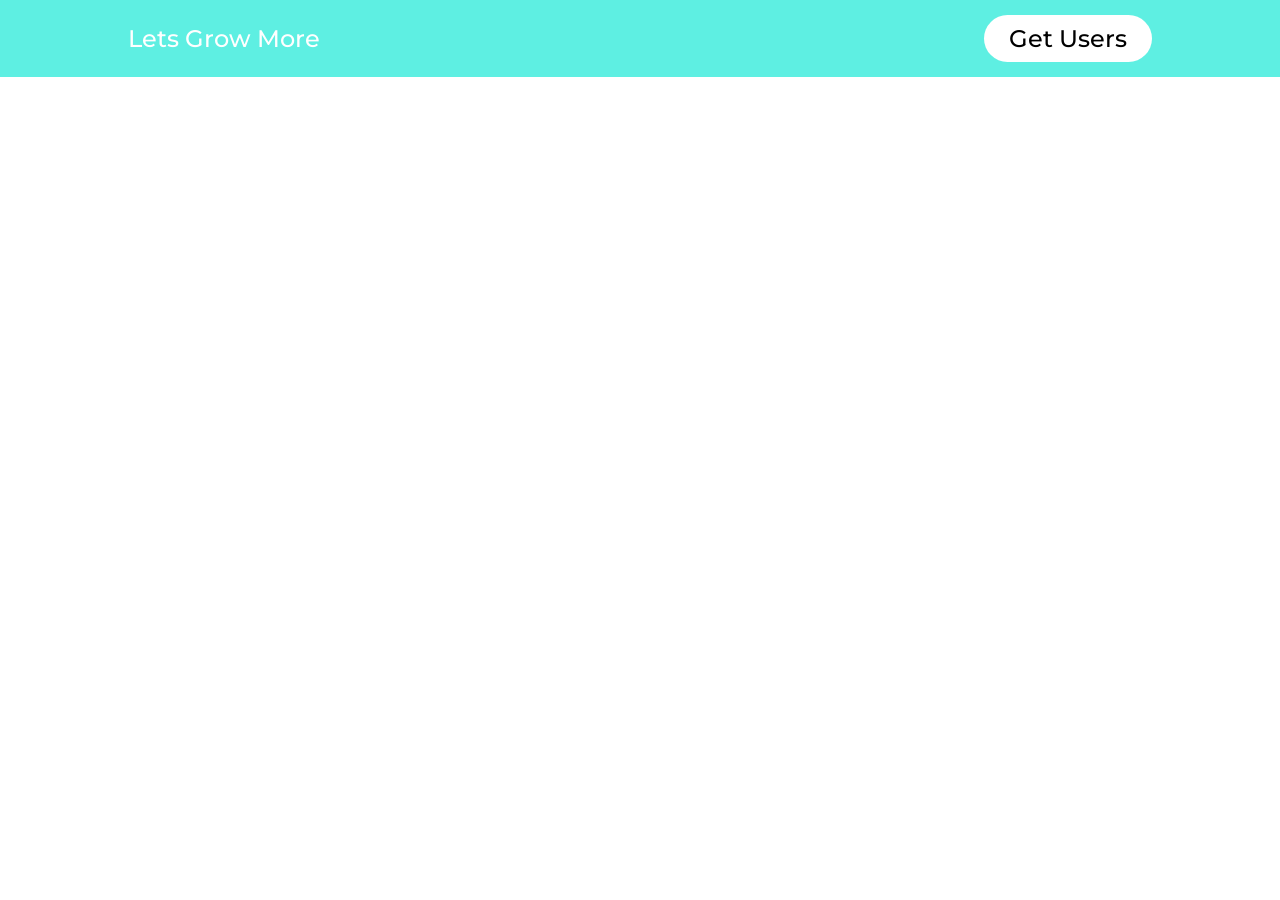
<file: index.html>
<!DOCTYPE html>

<head>
    <meta charset="utf-8">
    <meta http-equiv="X-UA-Compatible" content="IE=edge">
    <title>Create React App</title>
    <meta name="description" content="">
    <meta name="viewport" content="width=device-width, initial-scale=1">
    <link rel="stylesheet" href="style.css">
    <link href="https://fonts.googleapis.com/css?family=Montserrat:500&display=swap" rel="stylesheet">
    <link rel="stylesheet" href="https://cdnjs.cloudflare.com/ajax/libs/font-awesome/5.12.1/css/all.min.css">
</head>

<body>
    <header>
        <div class="logo-text">
            <a href="#">Lets Grow More &nbsp;&nbsp;&nbsp;</a>
        </div>
        <button class="cta" id="nav-btn" href="#">Get Users</button>
    </header>
    <center>
        <section class="cards" id="cards">
        </section>
    </center>
    <script src="main.js"></script>
</body>

</html>
</file>
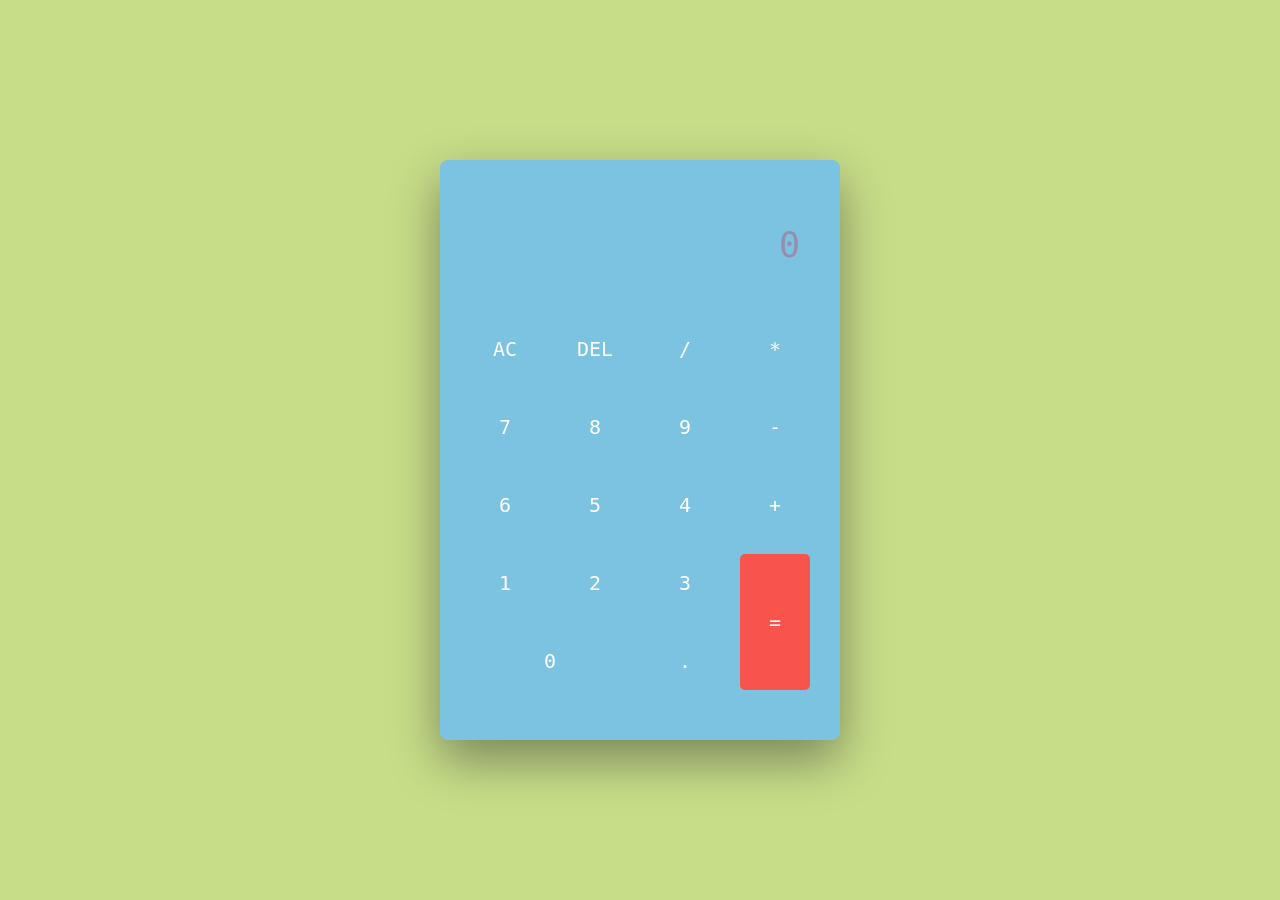
<file: calculator.html>
<!DOCTYPE html>
<html lang="en">

<head>
    <meta name="viewport" content="width=device-width, initial-scale=1.0" />
    <title>Calculator</title>
    <link rel="stylesheet" href="calculator.css" />
</head>

<body>
    <div class="calculator-task1">
        <div class="display">
            <input type="text" placeholder="0" id="input" disabled />
        </div>
        <div class="buttons">
            <input type="button" value="AC" id="clear" />
            <input type="button" value="DEL" id="erase" />
            <input type="button" value="/" class="input-button" />
            <input type="button" value="*" class="input-button" />
            <input type="button" value="7" class="input-button" />
            <input type="button" value="8" class="input-button" />
            <input type="button" value="9" class="input-button" />
            <input type="button" value="-" class="input-button" />
            <input type="button" value="6" class="input-button" />
            <input type="button" value="5" class="input-button" />
            <input type="button" value="4" class="input-button" />
            <input type="button" value="+" class="input-button" />
            <input type="button" value="1" class="input-button" />
            <input type="button" value="2" class="input-button" />
            <input type="button" value="3" class="input-button" />
            <input type="button" value="=" id="equal" />
            <input type="button" value="0" class="input-button" />
            <input type="button" value="." class="input-button" />
        </div>
    </div>
    <!-- Script -->
    <script src="calculator.js"></script>
</body>

</html>
</file>
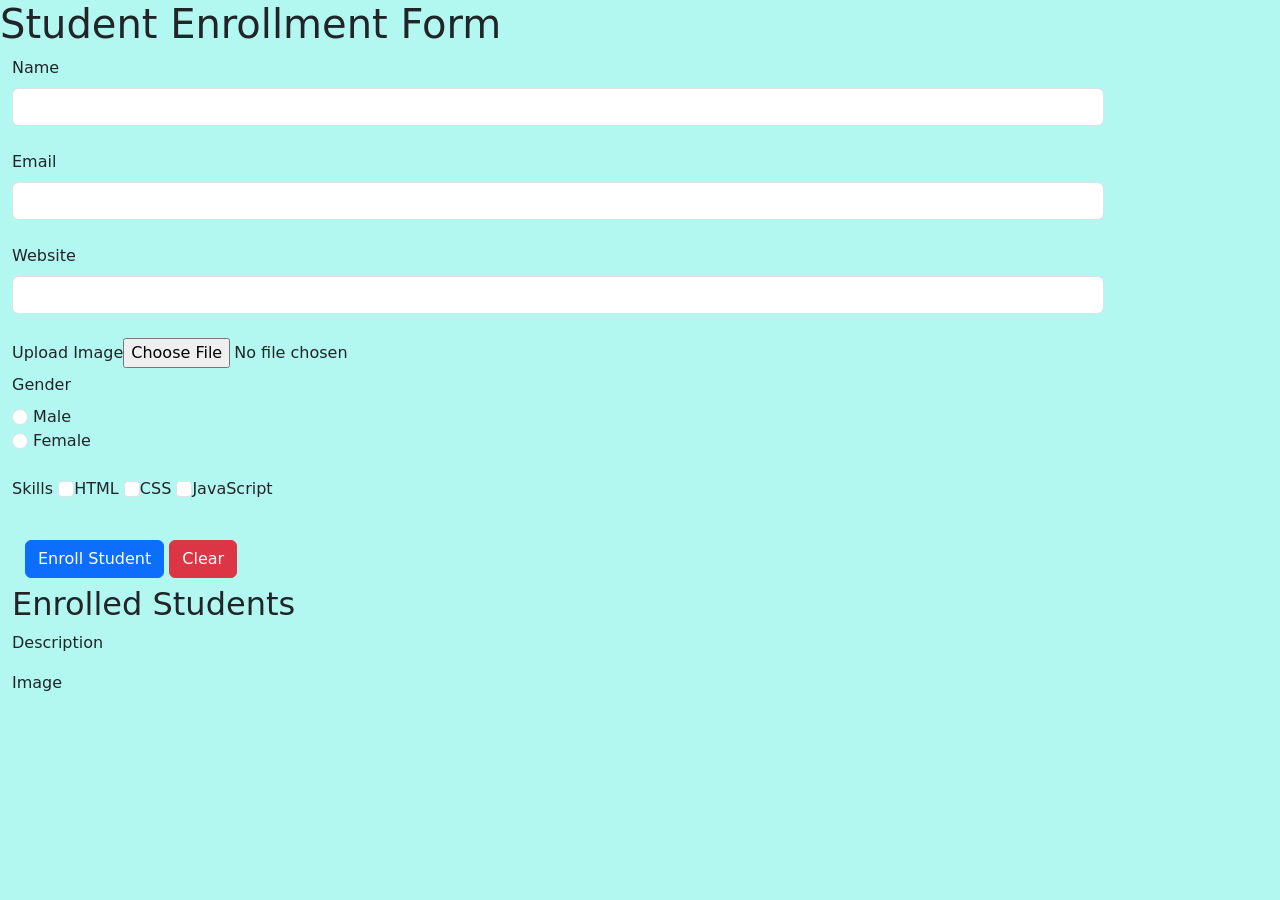
<file: studentregform.html>
<!DOCTYPE html>
<html lang="en">
<head>
    <meta charset="UTF-8">
    <meta http-equiv="X-UA-Compatible" content="IE=edge">
    <meta name="viewport" content="width=device-width, initial-scale=1.0">
    <title>Registration Form</title>
    <link rel="stylesheet" href="./style.css">
    <link href="https://cdn.jsdelivr.net/npm/bootstrap@5.1.3/dist/css/bootstrap.min.css" rel="stylesheet" integrity="sha384-1BmE4kWBq78iYhFldvKuhfTAU6auU8tT94WrHftjDbrCEXSU1oBoqyl2QvZ6jIW3" crossorigin="anonymous">
    
</head>
<body style="background-color:#b3f7f1">
    
    <h1>Student Enrollment Form</h1>

    <div class="container row">    
        <div class="form coloumn">
            <form id="myForm">
                <span class="text_field">
                    <label for="name" class="form-label">Name</label><input class="form-control" type="text" name="name" id="name" required/><br>
                    <label for="email" class="form-label">Email</label><input class="form-control" type="email" name="email" id="email" required/><br>
                    <label for="website" class="form-label">Website</label><input class="form-control" type="text" name="website" id="website" required/><br>
                </span>
                
                <label for="img" class="form-label">Upload Image</label><input class="form-control-file" type="file" name="img" id="img" required/><br>
                <label for="gender" class="form-label">Gender</label>
                    <span class="radio-container">
                        <div class="male">
                                <input class="form-check-input" type="radio" name="gender" id="Male" value="Male" required/>
                                <label class="form-check-label" for="Male">Male</label>
                        </div>
                        <div class="female">
                                <input class="form-check-input" type="radio" name="gender" id="Female" value="Female" required/>
                                <label class="form-check-label" for="Female">Female</label>
                        </div>
                    </span><br/>
                <label for="skills" class="form-label">Skills</label>
                    <span class="checkbox-container">
                        <input class="form-check-input" type="checkbox" name="skills" id="HTML" value="HTML"/><label class="form-check-label" for="HTML">HTML</label>
                        <input class="form-check-input" type="checkbox" name="skills" id="CSS" value="CSS"/><label for="CSS">CSS</label>
                        <input class="form-check-input" type="checkbox" name="skills" id="JavaScript" value="JavaScript"/><label for="JavaScript">JavaScript</label><br>
                    </span>
                    <br/>
                <span class="btn">
                    <input class="btn btn-primary" type="submit" value="Enroll Student" />
                    <input class="btn btn-danger" type="reset" value="Clear" />
                </span>
            </form>
        </div>

        <div class="Enrolled_Students coloumn" id="std_result">
                
                <h2>Enrolled Students</h2>

                <div class="result row" id="t_row">

                    <div class="data coloumn">
                        <p>Description</p>
                    </div>

                    <div class="image coloumn">
                        <p>Image</p>
                    </div>

                </div>

        </div>
        
    </div>
    
    <script type="text/javascript" src="main.js"></script>
</body>
</html>
</file>
<file: style.css>
* {
    box-sizing: border-box;
    margin: 0;
    padding: 0;
  }
  
  h1 {
    font-size: 30px;
    margin-top: 15px;
  }
  
  header {
    display: flex;
    justify-content: space-between;
    align-items: center;
    padding: 15px 10%;
    background-color: #5eefe2;
  }
  
  .logo-text a,
  .cta {
    font-family: "Montserrat", sans-serif;
    font-size: 1.5em;
    font-weight: 500;
    color: white;
    text-decoration: none;
  }
  
  .cta {
    padding: 9px 25px;
    background-color: white;
    border: none;
    border-radius: 50px;
    cursor: pointer;
    transition: background-color 0.3s ease 0s;
    color:black
  }
  
  .cta:hover {
    background-color: #f8b3e8;
  }
  
  .cards {
    display: table;
  }
  
  .card {
    font-family: "Candara", sans-serif;
    width: 340px;
    overflow: hidden;
    background: #b96cde;
    box-shadow: 0px 10px 15px 0px rgba(0, 0, 0, 0.8);
    display: inline-block;
    flex-direction: column;
    border-radius: 4rem;
    margin: 2rem;
  }
  
  .card-image img {
    width: 100%;
    height: 100px;
    border-top-left-radius: 10px;
    border-top-right-radius: 10px;
    object-fit: cover;
  }
  
  .profile-image img {
    z-index: 1;
    width: 120px;
    height: 120px;
    position: relative;
    margin-top: -85px;
    display: block;
    margin-left: auto;
    margin-right: auto;
    border-radius: 100px;
    transition-duration: 0.4s;
    transition-property: transform;
  }
  
  .profile-image img:hover {
    transform: scale(1.1);
  }
  
  .card-content h3,
  .card-content h2 {
    font-size: 25px;
    text-align: center;
    margin-bottom: 11px;
  }
</file>
<file: calculator.css>
@import url('https://fonts.googleapis.com/css2?family=Bree+Serif&family=Caveat:wght@400;700&family=Lobster&family=Monoton&family=Open+Sans:ital,wght@0,400;0,700;1,400;1,700&family=Playfair+Display+SC:ital,wght@0,400;0,700;1,700&family=Playfair+Display:ital,wght@0,400;0,700;1,700&family=Roboto:ital,wght@0,400;0,700;1,400;1,700&family=Source+Sans+Pro:ital,wght@0,400;0,700;1,700&family=Work+Sans:ital,wght@0,400;0,700;1,700&display=swap');

* {
    padding: 0;
    margin: 0;
    box-sizing: border-box;
    font-family: "Roboto Mono", monospace;
}


.calculator-task1 {
    width: 400px;
    background-color: #7cc2e1;
    padding: 50px 30px;
    position: absolute;
    transform: translate(-50%, -50%);
    top: 50%;
    left: 50%;
    border-radius: 8px;
    box-shadow: 0 20px 50px rgba(0, 5, 24, 0.4);
}

body {
    height: 100vh;
    background: linear-gradient(to bottom, #c7de88 50%, #c7de88 50%);
}

.display {
    width: 100%;
}

.display input {
    width: 100%;
    padding: 15px 10px;
    text-align: right;
    border: none;
    background-color: transparent;
    color: #ffffff;
    font-size: 35px;
}

.display input::placeholder {
    color: #9490ac;
}

.buttons {
    display: grid;
    grid-template-columns: repeat(4, 1fr);
    grid-gap: 20px;
    margin-top: 40px;
}

.buttons input[type="button"] {
    font-size: 20px;
    padding: 17px;
    border: none;
    background-color: transparent;
    color: #ffffff;
    cursor: pointer;
    border-radius: 5px;
}

.buttons input[type="button"]:hover {
    box-shadow: 0 8px 25px #000d2e;
}

input[type="button"]#equal {
    grid-row: span 2;
    background-color: #f9544c;
}

input[type="button"][value="0"] {
    grid-column: span 2;
}
</file>
